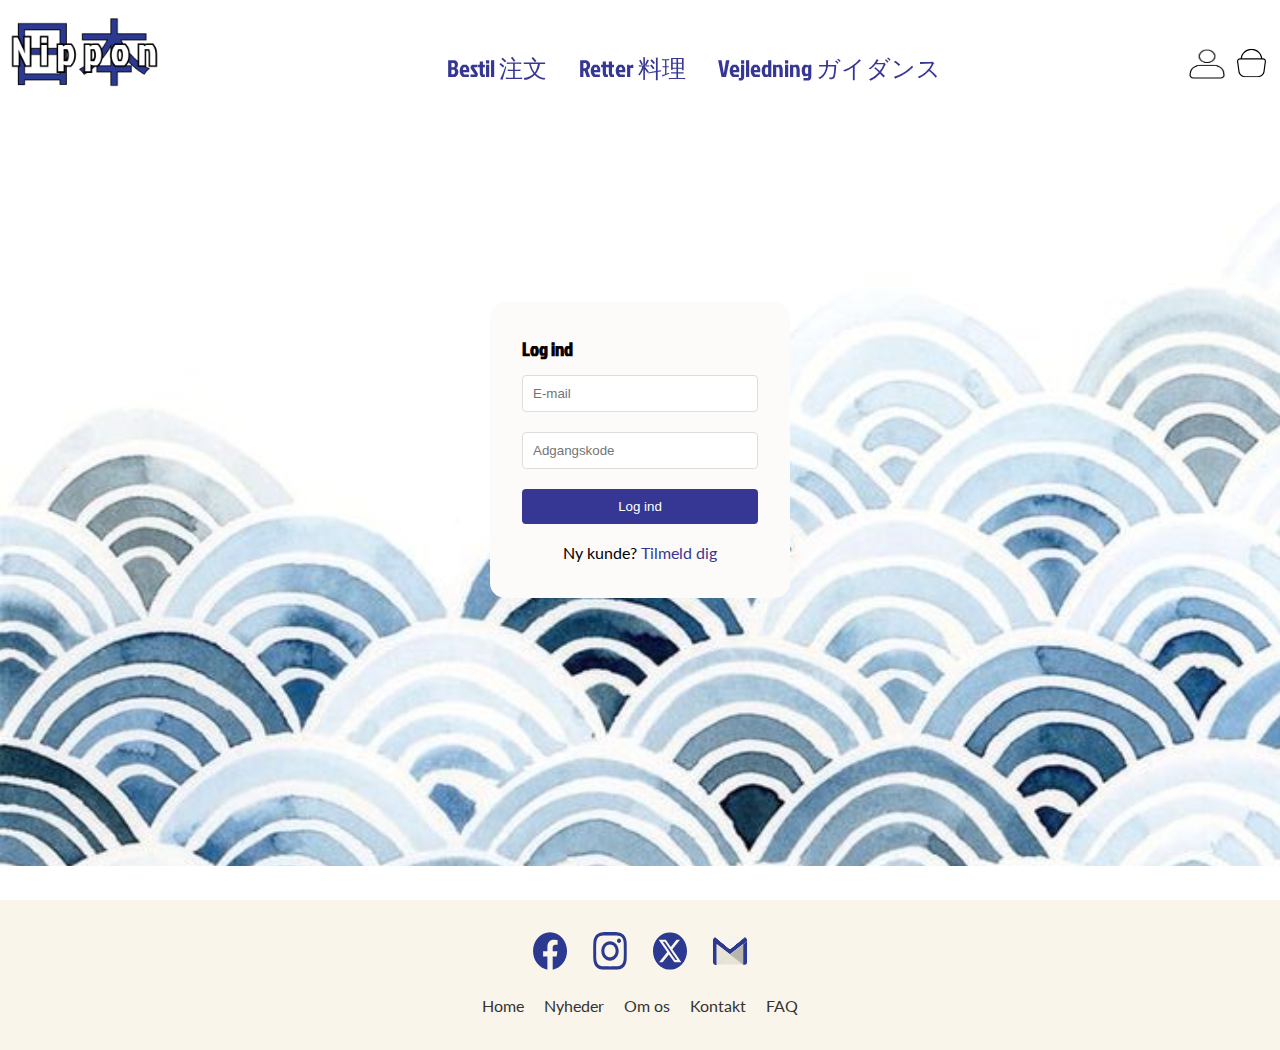
<file: projektkode/profil.html>
<!DOCTYPE html>
<html lang="da">
<head>
    <meta charset="UTF-8">
    <meta name="viewport" content="width=device-width, initial-scale=1.0">
    <title>Log ind / Tilmeld dig</title>
    <link href="https://fonts.googleapis.com/css2?family=Jockey+One&family=Lato:wght@400;700&display=swap" rel="stylesheet">
    <link rel="stylesheet" href="styles.css">
</head>
<nav>
      
    <a href="index.html">
    <div class="logo">
      <img src="images/Group 11.png" alt="logo" class="logo">
    </div>
</a>
   
   
    <div class="nav">
    <ul>
      <li><a href="#home">Bestil 注文</a></li>
      <li><a href="retter.html">Retter 料理</a></li>
      <li><a href="vejledning.html">Vejledning ガイダンス</a></li>
    </ul>
</div>
    
    <div class="icons">
        <img src="images/profil.png" alt="profil" class="profile-icon">
        <img src="images/kurv1.svg" alt="kurv" class="basket-icon">

   
    </div>
</nav>




<body>
    <div class="login-signup-container">
        <div class="login-signup-form-container">
            <form id="loginForm" class="login-signup-form">
                <h4 class="login-signup-heading">Log ind</h4>
                <input type="email" placeholder="E-mail" required class="login-signup-input">
                <input type="password" placeholder="Adgangskode" required class="login-signup-input">
                <button type="submit" class="login-signup-button">Log ind</button>
                <div class="login-signup-toggle">
                    <p>Ny kunde? <a href="#" id="toggleSignup" class="login-signup-link">Tilmeld dig</a></p>
                </div>
            </form>
            <form id="signupForm" class="login-signup-form" style="display: none;">
                <h4 class="login-signup-heading">Tilmeld dig</h4>
                <input type="text" placeholder="Fulde navn" required class="login-signup-input">
                <input type="email" placeholder="E-mail" required class="login-signup-input">
                <input type="password" placeholder="Adgangskode" required class="login-signup-input">
                <input type="password" placeholder="Bekræft adgangskode" required class="login-signup-input">
                <button type="submit" class="login-signup-button">Tilmeld dig</button>
                <div class="login-signup-toggle">
                    <p>Har du allerede en konto? <a href="#" id="toggleLogin" class="login-signup-link">Log ind</a></p>
                </div>
            </form>
        </div>
    </div>
  
    <footer>
        <div class="social-icons">
            
            <a href="#" alt="Facebook">
                <svg width="82" height="91" viewBox="0 0 82 91" fill="none" xmlns="http://www.w3.org/2000/svg">
                    <path d="M81.8211 45.7203C81.8211 68.2067 66.9153 86.8483 47.4571 90.2312V58.8314H56.9182L58.7195 45.8405H47.4571V37.4114C47.4571 33.8558 49.0311 30.394 54.0721 30.394H59.191V19.3329C59.191 19.3329 54.5436 18.4544 50.1031 18.4544C40.8285 18.4544 34.7698 24.6758 34.7698 35.9358V45.8367H24.4606V58.8277H34.7698V90.2274C15.3149 86.8408 0.405762 68.2029 0.405762 45.7203C0.405762 20.8385 18.6326 0.665039 41.1134 0.665039C63.5943 0.665039 81.8211 20.8348 81.8211 45.7203Z" fill="#2B3990"/>
                    </svg>
            
            </a>
            <a href="#" aria-label="Instagram">
                
                <svg width="79" height="89" viewBox="0 0 79 89" fill="none" xmlns="http://www.w3.org/2000/svg">
                    <g clip-path="url(#clip0_2549_651)">
                    <path d="M39.5 8.01443C50.0465 8.01443 51.2973 8.0587 55.4613 8.27268C59.7668 8.49404 64.2007 9.59346 67.3376 13.1094C70.5042 16.6585 71.4555 21.5801 71.653 26.4205C71.8439 31.0875 71.8834 32.4895 71.8834 44.3101C71.8834 56.1307 71.8439 57.5327 71.653 62.1997C71.4588 66.9995 70.4548 72.017 67.3376 75.5108C64.171 79.06 59.7833 80.1262 55.4613 80.3475C51.2973 80.5615 50.0465 80.6058 39.5 80.6058C28.9535 80.6058 27.7027 80.5615 23.5387 80.3475C19.2892 80.1299 14.7533 78.9788 11.6624 75.5108C8.51225 71.9801 7.5445 67.0106 7.347 62.1997C7.15608 57.5327 7.11658 56.1307 7.11658 44.3101C7.11658 32.4895 7.15608 31.0875 7.347 26.4205C7.54121 21.6391 8.55504 16.5921 11.6624 13.1094C14.8224 9.56764 19.2299 8.49404 23.5387 8.27268C27.7027 8.0587 28.9535 8.01443 39.5 8.01443ZM39.5 0.0380859C28.7725 0.0380859 27.4262 0.0897366 23.2128 0.303718C17.1068 0.617312 11.0435 2.52101 6.62942 7.46841C2.19883 12.4343 0.516792 19.2153 0.237 26.0553C0.0460833 30.7776 0 32.2866 0 44.3101C0 56.3336 0.0460833 57.8426 0.237 62.5649C0.516792 69.4013 2.22187 76.2155 6.62942 81.1518C11.0567 86.114 17.1167 88.0029 23.2128 88.3165C27.4262 88.5305 28.7725 88.5821 39.5 88.5821C50.2275 88.5821 51.5738 88.5305 55.7872 88.3165C61.8899 88.0029 67.9598 86.0955 72.3706 81.1518C76.8045 76.1823 78.4832 69.405 78.763 62.5649C78.9539 57.8426 79 56.3336 79 44.3101C79 32.2866 78.9539 30.7776 78.763 26.0553C78.4832 19.2116 76.7814 12.4121 72.3706 7.46841C67.9499 2.51363 61.8735 0.613622 55.7872 0.303718C51.5738 0.0897366 50.2275 0.0380859 39.5 0.0380859Z" fill="#2B3990"/>
                    <path d="M39.5001 21.5767C28.2985 21.5767 19.2168 31.7555 19.2168 44.3103C19.2168 56.8652 28.2985 67.044 39.5001 67.044C50.7016 67.044 59.7833 56.8652 59.7833 44.3103C59.7833 31.7555 50.7016 21.5767 39.5001 21.5767ZM39.5001 59.0677C32.2288 59.0677 26.3334 52.4601 26.3334 44.3103C26.3334 36.1606 32.2288 29.553 39.5001 29.553C46.7713 29.553 52.6667 36.1606 52.6667 44.3103C52.6667 52.4601 46.7713 59.0677 39.5001 59.0677Z" fill="#2B3990"/>
                    <path d="M60.5862 25.9891C63.204 25.9891 65.3262 23.6105 65.3262 20.6764C65.3262 17.7423 63.204 15.3638 60.5862 15.3638C57.9684 15.3638 55.8462 17.7423 55.8462 20.6764C55.8462 23.6105 57.9684 25.9891 60.5862 25.9891Z" fill="#2B3990"/>
                    </g>
                    <defs>
                    <clipPath id="clip0_2549_651">
                    <rect width="79" height="88.544" fill="white" transform="translate(0 0.0380859)"/>
                    </clipPath>
                    </defs>
                    </svg>
                    
            </a>
            <a href="#" aria-label="Twitter">
                <svg width="86" height="96" viewBox="0 0 86 96" fill="none" xmlns="http://www.w3.org/2000/svg">
                    <g clip-path="url(#clip0_2549_630)">
                    <path d="M24.5854 24.8237L56.3911 70.8496H61.2644L29.8207 24.8237H24.5854Z" fill="#2B3990"/>
                    <path d="M43 0.396973C19.2533 0.396973 0 21.7065 0 47.9894C0 74.2723 19.2533 95.5818 43 95.5818C66.7467 95.5818 86 74.2723 86 47.9894C86 21.7065 66.7467 0.396973 43 0.396973ZM53.9757 76.6718L40.1082 56.6235L24.2627 76.6718H15.4549L35.9982 50.6784L14.3333 19.307H32.4722L44.9923 37.6341L59.4798 19.307H68.2768L49.0666 43.603L71.6667 76.6678L53.9757 76.6718Z" fill="#2B3990"/>
                    </g>
                    <defs>
                    <clipPath id="clip0_2549_630">
                    <rect width="86" height="95.1848" fill="white" transform="translate(0 0.396973)"/>
                    </clipPath>
                    </defs>
                    </svg>
                    
            </a>
            
            <a href="#" aria-label="Email">
                <svg width="99" height="110" viewBox="0 0 99 110" fill="none" xmlns="http://www.w3.org/2000/svg">
                    <g clip-path="url(#clip0_2549_633)">
                    <path d="M90.8886 14.9189C95.3497 14.9189 99 19.0224 99 24.0374V26.6808L87.7307 35.7301L49.3649 65.4399L10.999 35.4287V95.4487H8.11138C3.65027 95.4487 0 91.3454 0 86.3303V24.0399C0 19.0248 3.65027 14.9214 8.11138 14.9214L49.3649 49.3053L90.8864 14.9214L90.8886 14.9189Z" fill="#2B3990"/>
                    <path d="M8.11035 15.5459L49.3584 49.3942L90.8766 15.5459H8.11035Z" fill="url(#paint0_linear_2549_633)"/>
                    <path d="M11 34.708V93.7931H87.7237V35.0047L49.3608 64.2518L11 34.708Z" fill="#E7E4D7"/>
                    <path d="M10.9976 94.8215L49.3583 65.2801L49.1847 65.144L10.9976 94.1722V94.8215Z" fill="#B8B7AE"/>
                    <path d="M87.7213 36.0327L87.7433 94.8211L49.3584 65.2798L87.7213 36.0327Z" fill="#B7B6AD"/>
                    <path d="M98.9868 27.1245L99 85.8521C98.8067 92.3796 96.2512 94.7095 87.7431 94.8189L87.7212 36.0304L98.989 27.1221L98.9868 27.1245Z" fill="#2B3990"/>
                    <path d="M8.11035 15.5459L49.3584 49.3942L90.8766 15.5459H8.11035Z" fill="url(#paint1_linear_2549_633)"/>
                    <path d="M8.11035 15.5459L49.3584 49.3942L90.8766 15.5459H8.11035Z" fill="url(#paint2_linear_2549_633)"/>
                    <path d="M8.11035 15.5459L49.3584 49.3942L90.8766 15.5459H8.11035Z" fill="url(#paint3_linear_2549_633)"/>
                    <path d="M8.11035 15.5459L49.3584 49.3942L90.8766 15.5459H8.11035Z" fill="url(#paint4_linear_2549_633)"/>
                    <path d="M8.11035 15.5459L49.3584 49.3942L90.8766 15.5459H8.11035Z" fill="url(#paint5_linear_2549_633)"/>
                    <path d="M8.11035 15.5459L49.3584 49.3942L90.8766 15.5459H8.11035Z" fill="url(#paint6_linear_2549_633)"/>
                    <path d="M8.11035 15.5459L49.3584 49.3942L90.8766 15.5459H8.11035Z" fill="url(#paint7_linear_2549_633)"/>
                    <path d="M8.11035 15.5459L49.3584 49.3942L90.8766 15.5459H8.11035Z" fill="#F7F5ED"/>
                    </g>
                    <defs>
                    <linearGradient id="paint0_linear_2549_633" x1="23.0018" y1="32.473" x2="75.8846" y2="32.473" gradientUnits="userSpaceOnUse">
                    <stop stop-color="#F8F6EF"/>
                    <stop offset="1" stop-color="#E7E4D6"/>
                    </linearGradient>
                    <linearGradient id="paint1_linear_2549_633" x1="23.0018" y1="32.473" x2="75.8846" y2="32.473" gradientUnits="userSpaceOnUse">
                    <stop stop-color="#F8F6EF"/>
                    <stop offset="1" stop-color="#E7E4D6"/>
                    </linearGradient>
                    <linearGradient id="paint2_linear_2549_633" x1="23.0018" y1="32.473" x2="75.8846" y2="32.473" gradientUnits="userSpaceOnUse">
                    <stop stop-color="#F8F6EF"/>
                    <stop offset="1" stop-color="#E7E4D6"/>
                    </linearGradient>
                    <linearGradient id="paint3_linear_2549_633" x1="23.0018" y1="32.473" x2="75.8846" y2="32.473" gradientUnits="userSpaceOnUse">
                    <stop stop-color="#F8F6EF"/>
                    <stop offset="1" stop-color="#E7E4D6"/>
                    </linearGradient>
                    <linearGradient id="paint4_linear_2549_633" x1="23.0018" y1="32.473" x2="75.8846" y2="32.473" gradientUnits="userSpaceOnUse">
                    <stop stop-color="#F8F6EF"/>
                    <stop offset="1" stop-color="#E7E4D6"/>
                    </linearGradient>
                    <linearGradient id="paint5_linear_2549_633" x1="23.0018" y1="32.473" x2="75.8846" y2="32.473" gradientUnits="userSpaceOnUse">
                    <stop stop-color="#F8F6EF"/>
                    <stop offset="1" stop-color="#E7E4D6"/>
                    </linearGradient>
                    <linearGradient id="paint6_linear_2549_633" x1="23.0018" y1="32.473" x2="75.8846" y2="32.473" gradientUnits="userSpaceOnUse">
                    <stop stop-color="#F8F6EF"/>
                    <stop offset="1" stop-color="#E7E4D6"/>
                    </linearGradient>
                    <linearGradient id="paint7_linear_2549_633" x1="23.0018" y1="32.473" x2="75.8846" y2="32.473" gradientUnits="userSpaceOnUse">
                    <stop stop-color="#F8F6EF"/>
                    <stop offset="1" stop-color="#E7E4D6"/>
                    </linearGradient>
                    <clipPath id="clip0_2549_633">
                    <rect width="99" height="109.573" fill="white" transform="translate(0 0.396973)"/>
                    </clipPath>
                    </defs>
                    </svg>
            </a>
       
        </div>
        <div class="footer-links">
            <a href="#">Home</a>
            <a href="#">Nyheder</a>
            <a href="#">Om os</a>
            <a href="#">Kontakt</a>
            <a href="#">FAQ</a>
        </div>
    </footer>

    <script src="script.js"></script>
</body>
</html>
</file>
<file: projektkode/styles.css>
* {
    margin: 0;
    padding: 0;
    box-sizing: border-box;
}

body {
    font-family: 'Lato', Arial, sans-serif;
    line-height: 1.6;
    min-height: 100vh;
    display: flex;
    flex-direction: column;
}

h3, h5 {
    font-family: 'Jockey One', 'Arial Black', sans-serif;
    color: #363795;
}

h1 {
    font-family: 'Jockey One', 'Arial Black', sans-serif;
    color: #ffffff;
    margin: -3% 0; 
}

h2
{
    font-family: 'Jockey One', 'Arial Black', sans-serif;
    color: #363795;
    top: 20%; 
}

h4
{
    font-size: 1.5em;
    font-family: 'Jockey One', 'Arial Black', sans-serif;
    color: #363795;
}

h6{
    font-size: 2em;
    font-family: 'Jockey One', 'Arial Black', sans-serif;
    color: #363795;

}



nav {
    display: flex;
    justify-content: space-between;
    align-items: center;
    padding: 0.1rem 0.1rem; 
    background-color: rgba(255, 255, 255, 0.9);
    position: fixed;
    top: 0; 
    left: 0;
    right: 0;
    z-index: 10;
}

.logo {
    width: 200px; 
    height: auto; 
    padding-left: 1%;

}

nav ul {
    display: flex;
    list-style: none;
}

nav ul li {
    margin: 0 1rem; 
}

nav ul li a {
    text-decoration: none;
    color: #363795;
    font-family: 'Jockey One', 'Arial Black', sans-serif;
    font-weight: 500;
    transition: color 0.3s ease;
    font-size: 24px; 
}

nav ul li a:hover {
    color: #3146CA;
}

.icons {
    display: flex;
    padding-right: 1%;
    
    
}

.basket-icon

{
    width: 29px;
    height: 30px;
    margin-left: 10px;

}

.profile-icon

{
    width: 40px;
    height: 40px;
   
}


.hero {
    height: 100vh; 
    position: relative;
}

.hero-images {
    position: absolute;
    top: 16%;
    width: 100%;
    height: 100%;
}

.hero-images img {
    position: absolute;
    top: 0;
    left: 0;
    width: 100%;
    height: 100%;
    object-fit: cover;
    opacity: 0;
    transition: opacity 1s ease-in-out;
}

.hero-images img.active {
    opacity: 1;
}

.hero::before {
    content: '';
    position: absolute;
    top: 0; 
    left: 0; 
    right: 0; 
    bottom: 0; 
    background: #ffffff;
}

.hero-content {
    position: relative; 
    z-index: 2; 
    height: 100%; 
    display: flex; 
    flex-direction: column; 
    justify-content: center; 
    align-items: center; 
    text-align: center; 
    color: white; 
    padding-top: 200px; 
    padding-bottom: 2rem; 
}

.hero h1 {
    font-size: 3.5rem;
    margin-bottom: 0.5rem; 
}

.cta-button {
    display: inline-block;
    padding: 0.8rem 2rem;
    background-color: #363795;
    color: white;
    text-decoration: none;
    font-size: 1.2rem;
    font-weight: bold;
    border-radius: 5px;
    transition: background-color 0.3s ease;
}

.cta-button:hover {
    background: #3146CA;
    background: linear-gradient(0deg, rgba(0,3,255,1) 0%, rgb 100%);
}

  
  

#how-it-works {
    padding: 4rem 2rem; 
    text-align: center;
    margin-top: 150px;
}

.steps {
    display: flex;
    justify-content: space-around;
    align-items: center; /* Ensure all items are vertically aligned */
    margin-top: 2rem;
}

.step {
    flex-basis: 30%; /* Equal width for each step */
    text-align: center;
}

.step-icon img {
    width: 80px;  /* Set consistent image width */
    height: 80px; /* Set consistent image height */
    object-fit: cover; /* Ensures the image fits within the defined width and height without distortion */
    margin-bottom: 1rem; 
}





/* FOOTER */
footer {
    background-color: #F9F5EB;
    padding: 2rem 0;
    text-align: center;
}

.social-icons {
    margin-bottom: 1rem;
}

.social-icons a {
    display: inline-block;
    margin: 0 0.5rem;
    color: #4267B2;
    text-decoration: none;
}

.social-icons svg {
    width: 40px;
    height: 38px;
}

.footer-links {
    margin-top: 1rem;
}

.footer-links a {
    color: #333;
    text-decoration: none;
    margin: 0 0.5rem;
}



/* MENU */ 


h3 {
    text-align: center;
    color: #363795;
    margin: 12% 0 50px; 
    font-size: 3em; 
}
.meal-container {
    display: flex;
    flex-wrap: wrap;
    justify-content: space-around;
    max-width: 1200px;
    margin: 0 auto;
}
.meal-box {
    width: calc(25% - 20px); 
    margin: 10px;
    background-color: white;
    border-radius: 8px;
    overflow: hidden;
    box-shadow: 0 2px 4px rgba(0,0,0,0.1);
    transition: transform 0.3s ease;
    display: flex;
    flex-direction: column;
}
.meal-box:hover {
    transform: translateY(-5px);
}
.meal-image {
    width: 100%;
    height: 200px;
    object-fit: cover;
}
.meal-info {
    padding: 15px;
    flex-grow: 1;
    display: flex;
    flex-direction: column;
}
.meal-info h3 {
    margin: 10px 0; 
    color: #363795;
    font-size: 1.5em; 
}
.meal-info p {
    margin: 0 0 15px 0;
    color: #666;
    font-size: 14px;
    flex-grow: 1;
}
.meal-icons {
    display: flex;
    justify-content: space-between; 
    align-items: center;
    padding: 0 15px 15px;
}
.meal-icons .left-icons {
    display: flex;
    align-items: center;
    gap: 10px; 
}
.icon {
    width: 24px; 
    height: 24px; 
    
}
.heart-icon {
    position: relative;
    cursor: pointer;
    display: inline-block; 
}
.heart-icon img {
    width: auto; 
    height: 35px; 
    transition: transform 0.5s ease; 
}
.heart-icon.active img {
    animation: heart-burst 0.5s ease-out forwards;
  
}
@keyframes heart-burst {
    0% {
        transform: scale(1);
    }
    50% {
        transform: scale(1.2); 
    }
    100% {
        transform: scale(1);
    }
}
.heart-icon.fade {
    animation: fade-out 0.5s forwards; 
}
@keyframes fade-out {
    0% {
        opacity: 1;
    }
    100% {
        opacity: 0;
    }
}
.add-to-basket {
    background-color: #363795;
    color: white;
    border: none;
    padding: 10px;
    border-radius: 5px;
    cursor: pointer;
    font-size: 16px;
    margin: 10px 15px 15px; 
    transition: background-color 0.3s ease;
}
.add-to-basket:hover {
    background-color: #3146CA;
}



.legend {
    max-width: 1200px;
    margin: 20px auto;
    padding: 35px;
    background-color: white;
    border-radius: 8px;
    box-shadow: 0 2px 4px rgba(0,0,0,0.1);
}
.legend h2 {
    color: #363795;
    margin-bottom: 10px;
}
.legend ul {
    list-style-type: none;
    padding: 0;
}
.legend li {
    display: flex;
    align-items: center;
    margin-bottom: 10px;
}
.legend .icon {
    margin-right: 10px;
}


.login-signup-container {
    display: flex;
    justify-content: center;
    align-items: center;
    height: 100vh;
    margin: 0;
    background-color: #ffffff75;
    background-image: url("images/baggrund.svg");

}

.login-signup-container {
    display: flex;
    box-shadow: 0 4px 6px rgb(255, 255, 255);
    border-radius: 8px;
    overflow: hidden;
    
    
}

.login-signup-form-container {
    background-color: #fdfafa;
    padding: 2rem;
    width: 300px;
    border-radius: 15px;
}

.login-signup-image-container {
    width: 482px;
    background-color: #ffffff;
    padding-left: 25px;
}

.login-signup-heading {
    margin-top: 0;
    color: #0a0000;
    font-size: 1.2rem;
}

.login-signup-input {
    width: 100%;
    padding: 10px;
    margin: 10px 0;
    border: 1px solid #ddd;
    border-radius: 4px;
    box-sizing: border-box;
}

.login-signup-button {
    width: 100%;
    padding: 10px;
    background-color: #363795;
    color: white;
    border: none;
    border-radius: 4px;
    cursor: pointer;
    margin-top: 10px;
}

.login-signup-button:hover {
    background-color: #3146CA;
}

.login-signup-toggle {
    margin-top: 1rem;
    text-align: center;
}

.login-signup-link {
    color: #363795;
    text-decoration: none;
}

.login-signup-image {
    width: 100%;
    height: 100%;
    object-fit: cover;
}



.meal-instruction-body {
    font-family: Arial, sans-serif;
    line-height: 1.6;
    margin: 0;
    padding: 0;
    background-color: #ffffff;
}
.meal-instruction-container {
    max-width: 1200px;
    margin: 0 auto;
    padding: 20px;

}
.meal-hero-image {
    width: 100%;
    height: 500px;
    background-image: url('images/ret1.svg');
    background-size: cover;
    background-position: center;
    margin-bottom: 20px;
    border-radius: 10px;
}
.meal-title {
    text-align: center;
    color: #363795;
    font-size: 2.5em;
    margin-bottom: 30px;
    background-color: #ffffff;
}
.meal-content {
    display: flex;
    flex-wrap: wrap;
    gap: 30px;
}
.meal-ingredients, .meal-instructions {
    flex: 1;
    min-width: 300px;
    background-color: #F9F5EB;
    padding: 25px;
    border-radius: 8px;
    box-shadow: 0 4px 6px rgba(0,0,0,0.1);
}
.meal-section-title {
    color: #363795;
    border-bottom: 2px solid #3498db;
    padding-bottom: 10px;
    margin-bottom: 20px;
}
.meal-ingredients .meal-section-title {
    font-size: 1.5em;
}
.meal-instructions .meal-section-title {
    font-size: 1.8em;
}
.meal-subsection-title {
    color: #363795;
    margin-top: 20px;
    margin-bottom: 10px;
    font-size: 1.1em;
}
.meal-list {
    padding-left: 20px;
    margin-bottom: 20px;
}
.meal-ingredients .meal-list {
    font-size: 0.9em;
}
.meal-ingredients .meal-list li {
    margin-bottom: 8px;
}
.meal-instructions .meal-list {
    font-size: 1em;
}
.meal-instructions .meal-list li {
    margin-bottom: 12px;
}

.meal-cta-button {
    display: block;
    width: 100%;
    padding: 15px;
    background-color: #363795;
    color: white;
    text-align: center;
    text-decoration: none;
    font-size: 18px;
    font-weight: bold;
    border: none;
    border-radius: 8px;
    cursor: pointer;
    margin-top: 30px;
    transition: all 0.3s ease;
}
.meal-cta-button:hover {
    background: #3146CA;
    background: linear-gradient(0deg, rgba(0,3,255,1) 0%, rgb 100%);
}

h5{

    text-align: center;
    color: #363795;
    margin: 12% 0 50px; 
    font-size: 3em; 

}
</file>
